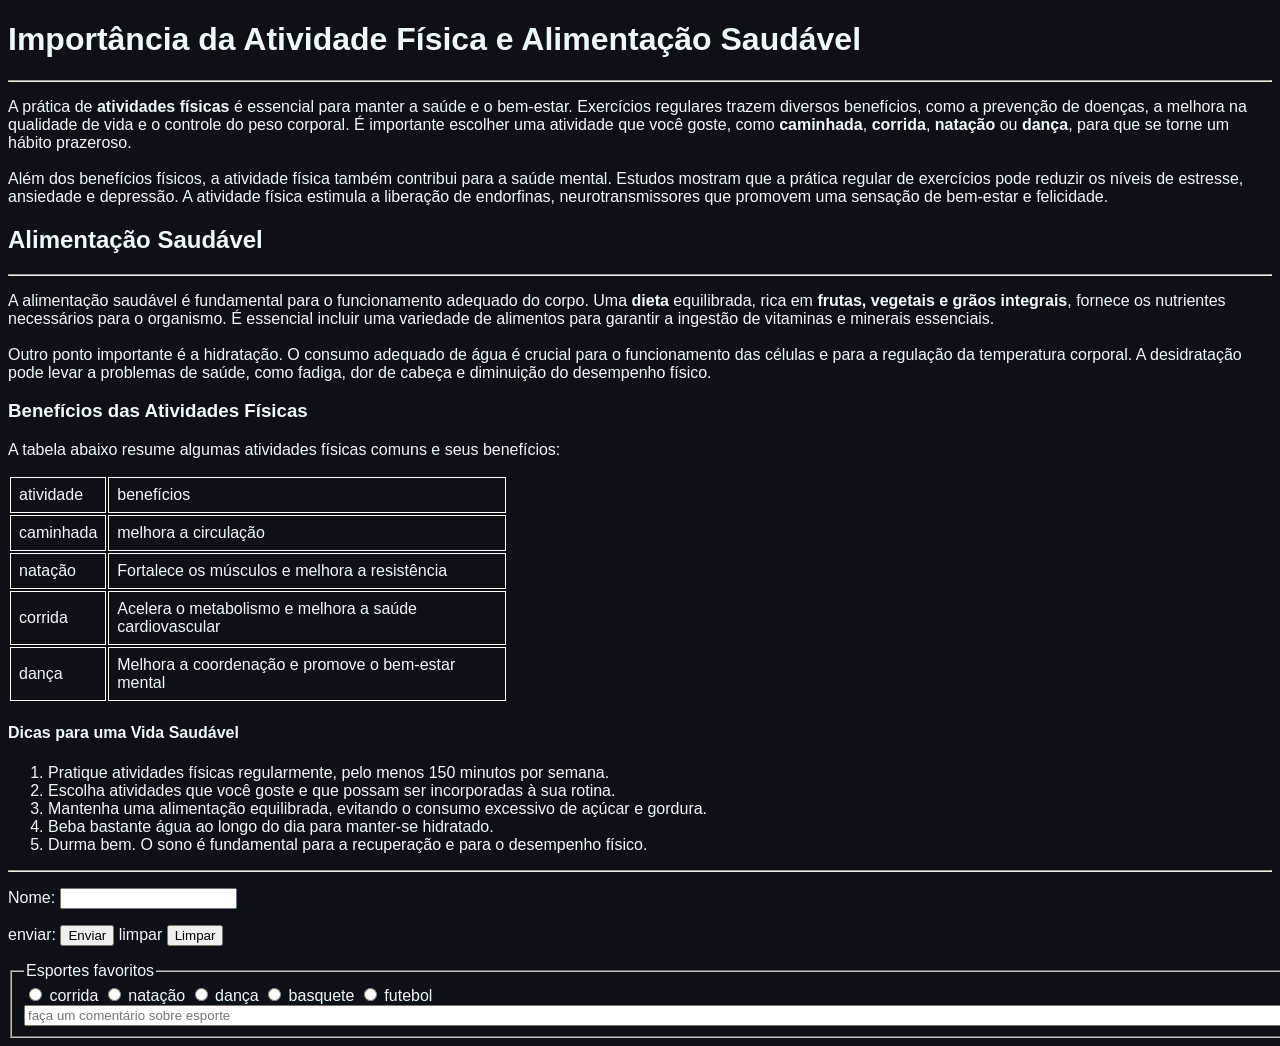
<file: PW 1 SEMESTRE/L4 PW/index.html>
<!DOCTYPE html>
<html lang="pt-br">
<head>
    <meta charset="UTF-8">
    <meta name="viewport" content="width=device-width, initial-scale=1.0">
    <title>L4</title>
    <style>
        body{
            background-color: #0D1117;
            font-family: 'Segoe UI', Tahoma, Geneva, Verdana, sans-serif;
            color: aliceblue;
        }
td{
    border: 1px solid white;
    padding: 8px;
}
table{
    width: 500px;
   
}


    </style>
</head>
<!-- table = tabela
    tr = table row  = linha de tabela
    TD =table data = dado da tabela  
        table header = cabeçalho
    -->
<body>
<h1>Importância da Atividade Física e Alimentação Saudável</h1> <hr>
<p>A prática de <strong>atividades físicas</strong> é essencial para manter a saúde e o bem-estar. Exercícios regulares trazem diversos benefícios, como a prevenção de doenças, a melhora na qualidade de vida e o controle do peso corporal. É importante escolher uma atividade que você goste, como <strong>caminhada</strong>,<strong> corrida</strong>, <strong>natação</strong> ou <strong>dança</strong>, para que se torne um hábito prazeroso.
    <br> <br>

    Além dos benefícios físicos, a atividade física também contribui para a saúde mental. Estudos mostram que a prática regular de exercícios pode reduzir os níveis de estresse, ansiedade e depressão. A atividade física estimula a liberação de endorfinas, neurotransmissores que promovem uma sensação de bem-estar e felicidade.</p>

    <h2> Alimentação Saudável </h2><hr>
    
    <p>A alimentação saudável é fundamental para o funcionamento adequado do corpo. Uma <strong>dieta</strong> equilibrada, rica em <strong>frutas, vegetais e grãos integrais</strong>, fornece os nutrientes necessários para o organismo. É essencial incluir uma variedade de alimentos para garantir a ingestão de vitaminas e minerais essenciais.
        <br><br>

        Outro ponto importante é a hidratação. O consumo adequado de água é crucial para o funcionamento das células e para a regulação da temperatura corporal. A desidratação pode levar a problemas de saúde, como fadiga, dor de cabeça e diminuição do desempenho físico.</p>

        <h3> Benefícios das Atividades Físicas  </h3>
        <p> A tabela abaixo resume algumas atividades físicas comuns e seus benefícios:</p>


      <table>

        <tr>
            <td> atividade</td>
            <td> benefícios</td>
        </tr>

        <tr>
            <td> caminhada</td>
            <td> melhora a circulação</td>
        </tr>

        <tr>
            <td>natação</td>
            <td> Fortalece os músculos e melhora a resistência </td>
            
        </tr>

        <tr>
            <td> corrida</td>
            <td>Acelera o metabolismo e melhora a saúde cardiovascular</td>
        </tr>

        <tr>
            <td> dança</td>
            <td> Melhora a coordenação e promove o bem-estar mental</td>
        </tr>
      </table>

      <h4>
        Dicas para uma Vida Saudável </h4>

        <ol>
            <li>Pratique atividades físicas regularmente, pelo menos 150 minutos por semana.</li>
            <li>Escolha atividades que você goste e que possam ser incorporadas à sua rotina. </li>
            <li>Mantenha uma alimentação equilibrada, evitando o consumo excessivo de açúcar e gordura. </li>
            <li> Beba bastante água ao longo do dia para manter-se hidratado.</li>
            <li> Durma bem. O sono é fundamental para a recuperação e para o desempenho físico.</li>
            
        </ol>
<hr>

<form action="resposta.php" method="post" autocomplete="off" >
<p> <label for="Inome">Nome:</label> 
    <input type="text" name="Nome" id="Inome" required>
</p>

<p>
    enviar: <input type="submit" value="Enviar">
    limpar <input type="reset" value="Limpar">
</p>
<fieldset>
    <legend> Esportes favoritos</legend>
    <input type="radio" name="esporte" id="icorrida">
    <label for="icorrida"> corrida </label>
    <input type="radio" name="esporte" id="inatação">
    <label for="inatação"> natação</label>
    <input type="radio" name="esporte" id="idança">
    <label for="idança"> dança</label>
    <input type="radio" name="esporte" id="ibasquete">
    <label for="ibasquete"> basquete</label>
    <input type="radio" name="esporte" id="ifutebol">
    <label for="ifutebol"> futebol</label>

    <input type="text" name="comentário" id="icomentário" placeholder="faça um comentário sobre esporte" required minlength="250" size="200">

    
</fieldset>


</form>

    
    
</body>
</html>
</file>
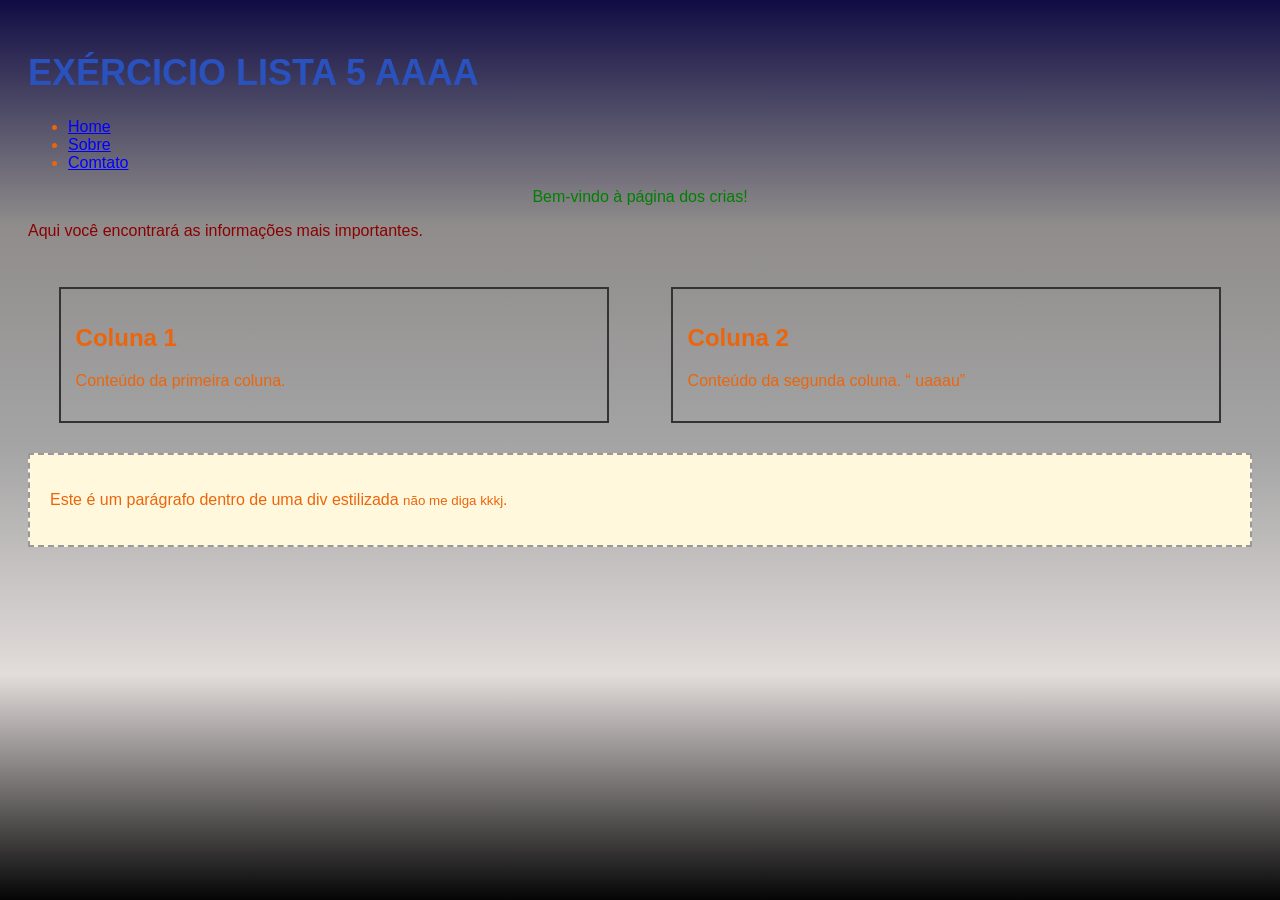
<file: PW 1 SEMESTRE/L5 PW/index.html>
<!DOCTYPE html>
<html lang="pt-BR">
<head>
  <meta charset="UTF-8" />
  <meta name="viewport" content="width=device-width, initial-scale=1.0" />
<link rel="stylesheet" href="style.css">
  <title>L5PW</title>


</head>
<body>

  <!-- Exercício 1 -->
  <h1>EXÉRCICIO LISTA 5 AAAA</h1>

  <!-- Exercício 2 -->
  <ul>
    <li><a href="#">Home</a></li>
    <li><a href="#">Sobre</a></li>
    <li><a href="#">Comtato</a></li>
  </ul>

  <!-- Exercício 3 -->
  <p class="intro">Bem-vindo à página dos crias!</p>
  <p class="descricao">Aqui você encontrará as informações mais importantes.</p>

  <!-- Exercício 4 -->
  <div class="coluna">
    <h2>Coluna 1</h2>
    <p>Conteúdo da primeira coluna.</p>
  </div>
  <div class="coluna">
    <h2>Coluna 2</h2>
    <p>Conteúdo da segunda coluna. <q> uaaau</q></p>
  </div>

  <!-- Exercício 5 -->
  <div class="caixa">
    <p>Este é um parágrafo dentro de uma div estilizada <small> não me diga kkkj</small>.</p>
  </div>

</body>
</html>
</file>
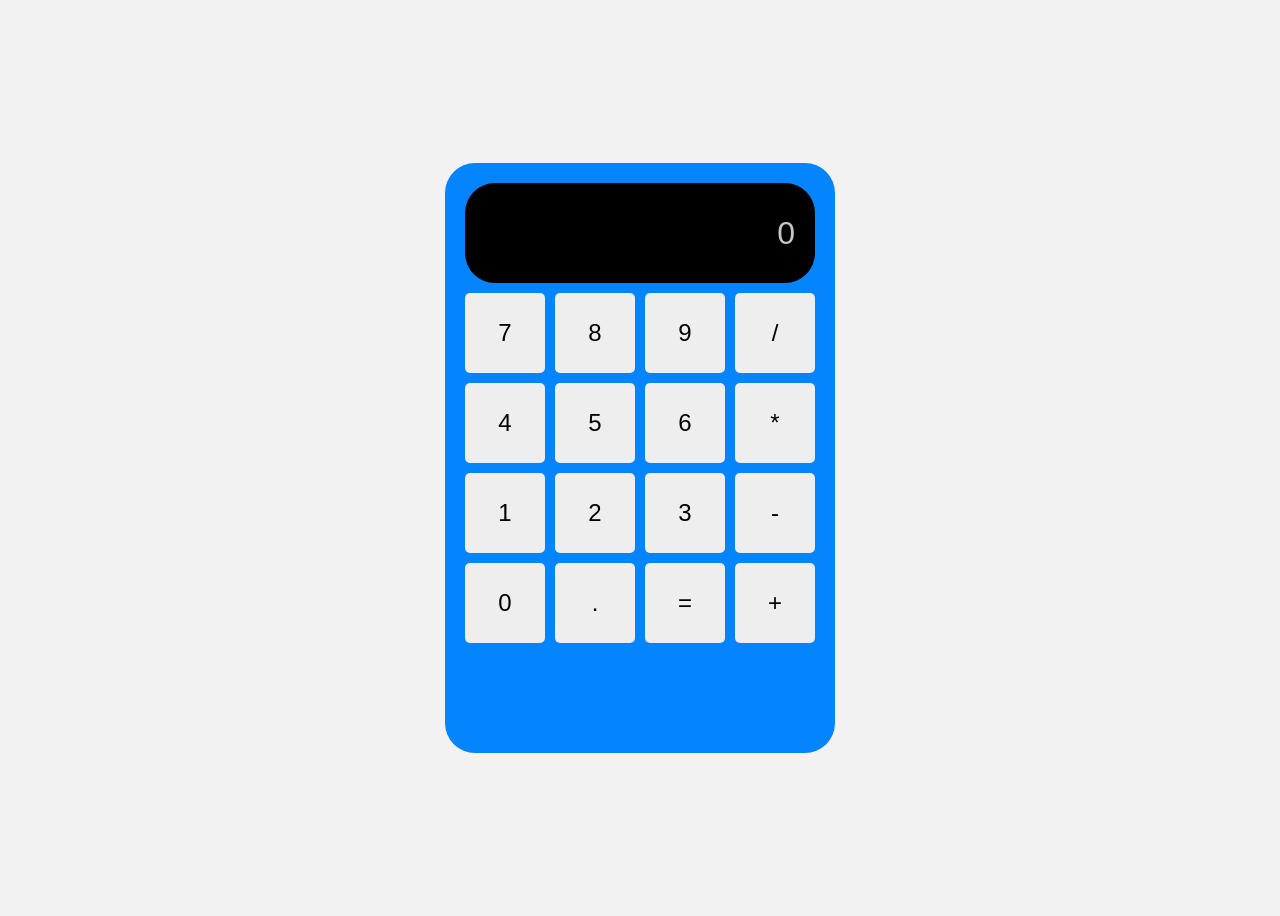
<file: PW 1 SEMESTRE/PW L9/L9/CALCULADORA/index.html>
<!DOCTYPE html>
<html lang="pt-BR">
<head>
  <meta charset="UTF-8" />
  <meta name="viewport" content="width=device-width, initial-scale=1.0" />
  <title>Calculadora Clone</title>
  <link rel="stylesheet" href="style.css" />
</head>
<body>
  <div class="calculadora">
    <div class="disprei">0</div>
    <button>7</button>
    <button>8</button>
    <button>9</button>
    <button>/</button>
    <button>4</button>
    <button>5</button>
    <button>6</button>
    <button>*</button>
    <button>1</button>
    <button>2</button>
    <button>3</button>
    <button>-</button>
    <button>0</button>
    <button>.</button>
    <button>=</button>
    <button>+</button>
  </div>
</body>
</html>
</file>
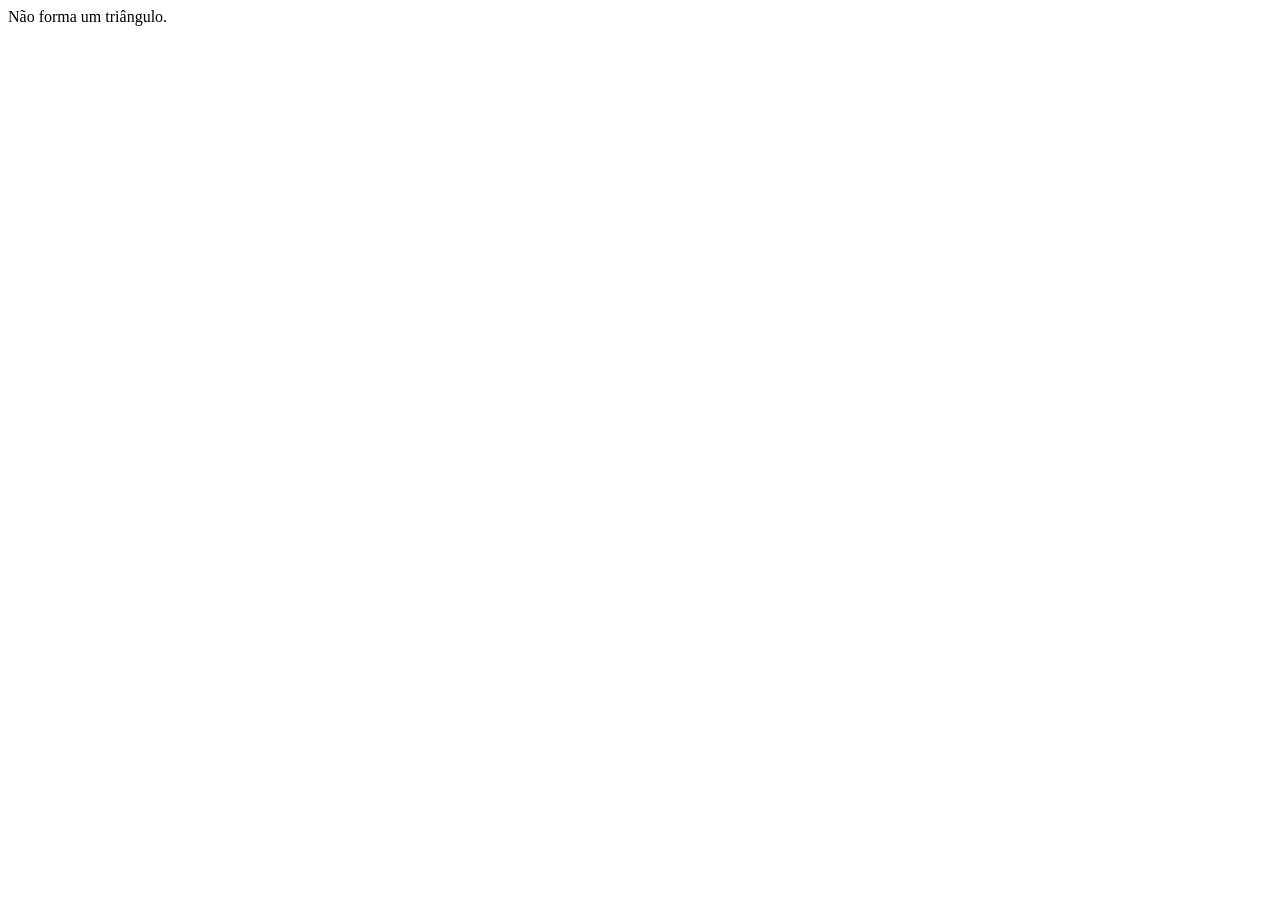
<file: PW 1 SEMESTRE/L11 PW/NIVEL DIFICIL/EXER10.HTML>
<!DOCTYPE html>
<html lang="en">
<head>
    <meta charset="UTF-8">
    <meta name="viewport" content="width=device-width, initial-scale=1.0">
    <title>Document</title>
</head>
<body>
    
</body>

<SCRIPT>
    var a = parseFloat(prompt("Lado A DO TRINAGULO:"));
var b = parseFloat(prompt("Lado B:"));
var c = parseFloat(prompt("Lado C:"));
if (a + b > c && a + c > b && b + c > a) {
  document.write("Forma um triângulo.<br><br>");
} else {
  document.write("Não forma um triângulo.<br><br>");
}
</SCRIPT>
</html>
</file>
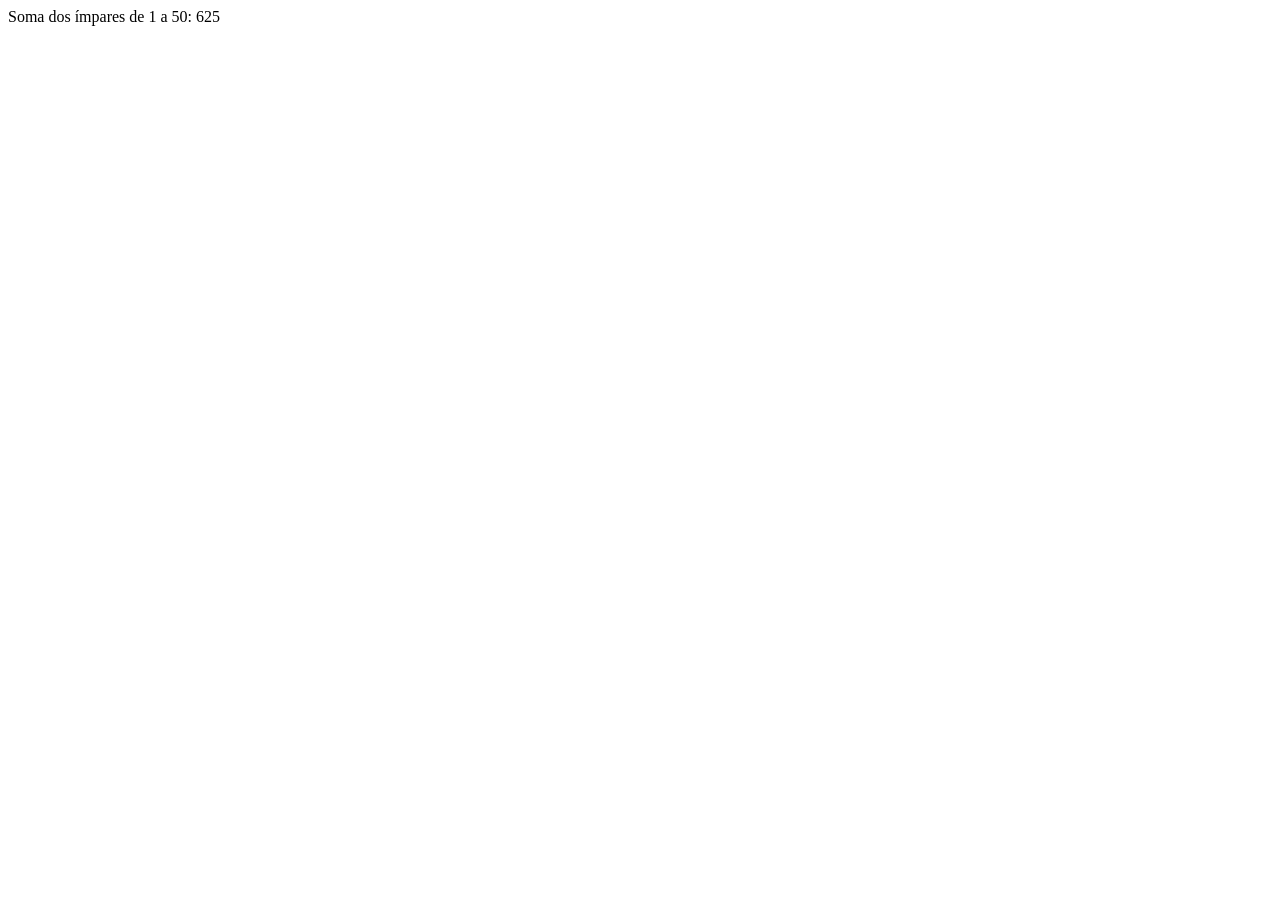
<file: PW 1 SEMESTRE/L11 PW/NIVEL DIFICIL/EXER13.HTML>
<!DOCTYPE html>
<html lang="en">
<head>
    <meta charset="UTF-8">
    <meta name="viewport" content="width=device-width, initial-scale=1.0">
    <title>Document</title>
</head>
<body>
    
</body>

<SCRIPT>
    var soma = 0;
for (var i = 1; i <= 50; i += 2) {
  soma += i;
}
document.write("Soma dos ímpares de 1 a 50: " + soma + "<br><br>");
</SCRIPT>
</html>
</file>
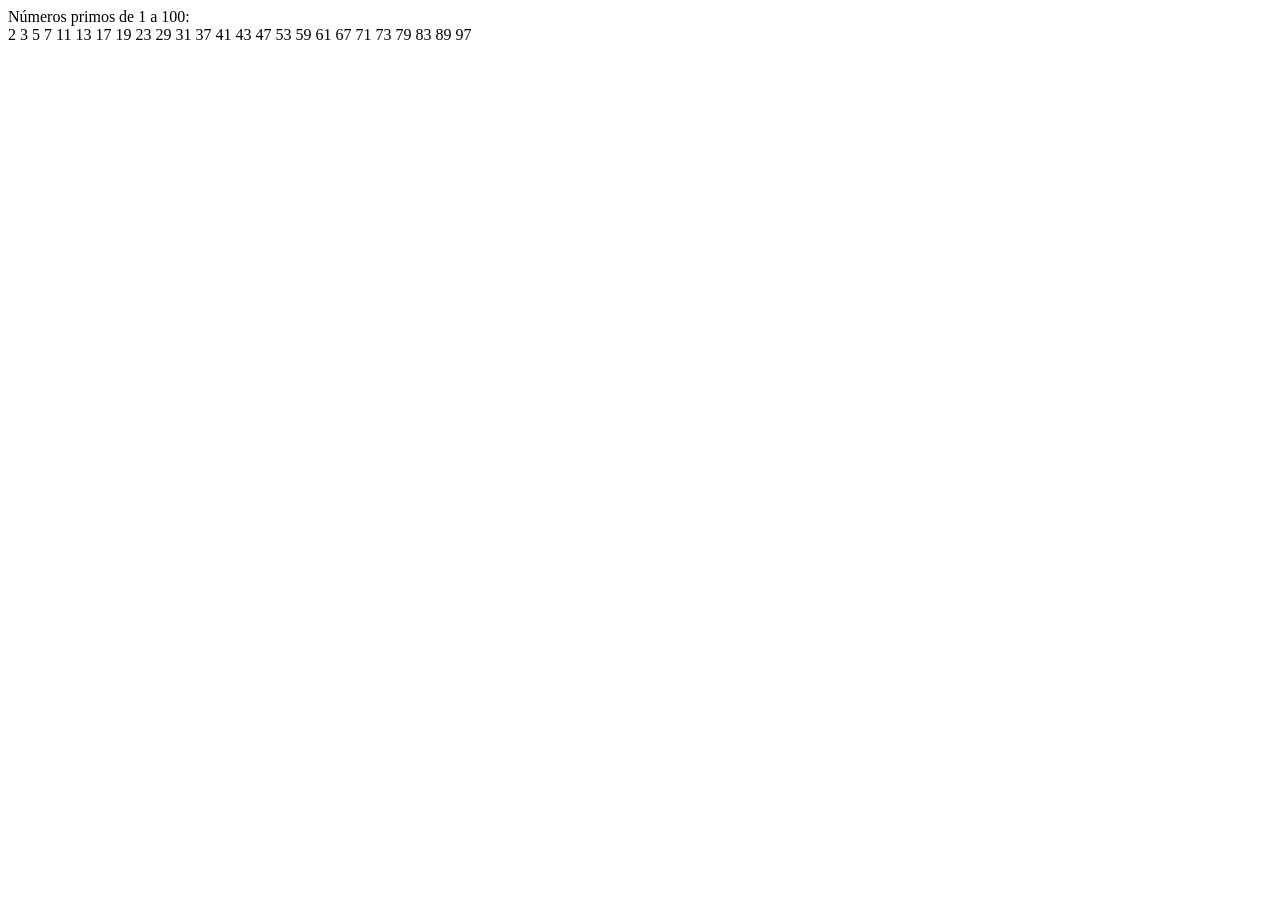
<file: PW 1 SEMESTRE/L11 PW/NIVEL DIFICIL/EXER14.HTML>
<!DOCTYPE html>
<html lang="en">
<head>
    <meta charset="UTF-8">
    <meta name="viewport" content="width=device-width, initial-scale=1.0">
    <title>Document</title>
</head>
<body>
    
</body>

<SCRIPT>

var primos = "";
for (var i = 2; i <= 100; i++) {
  var ehPrimo = true;
  for (var j = 2; j <= Math.sqrt(i); j++) {
    if (i % j === 0) {
      ehPrimo = false;
      break;
    }
  }
  if (ehPrimo) primos += i + " ";
}
document.write("Números primos de 1 a 100:<br>" + primos + "<br><br>");
</SCRIPT>
</html>
</file>
<file: PW 1 SEMESTRE/L5 PW/style.css>
body{
    background-image: linear-gradient(to top, #050505, #e2dcda, #a5a5a5, #8f8c8b, #100c44 );
    background-attachment: fixed;
font-family: 'Segoe UI', Tahoma, Geneva, Verdana, sans-serif;
color: rgb(235, 101, 12);
padding: 20px;


}

  /* Título principal */
  h1 {
    color: #2a52be;
    font-size: 36px;
  }

  /* Links */
  a:link {
    color: blue;
  }

  a:hover {
    color: orange;
  }

  a:visited {
    color: purple;
  }

  /* Parágrafos com classes */
  .intro {
    color: green;
    text-align: center;
  }

  .descricao {
    color: darkred;
    text-align: justify;
  }

  /* Duas colunas */
  .coluna {
    width: 45%;
    float: left;
    margin: 2.5%;
    padding: 15px;
    border: 2px solid #333;
    box-sizing: border-box;
  }

  /* Caixa com margem e padding */
  .caixa {
    clear: both;
    margin: 30px 0;
    padding: 20px;
    border: 2px dashed #999;
    background-color: #fff8dc;
  }
</file>
<file: PW 1 SEMESTRE/PW L9/L9/CALCULADORA/style.css>
body {
  display: flex;
  justify-content: center;
  align-items: center;
  height: 100vh;
  background: #f2f2f2;
  font-family: sans-serif;
}

.calculadora {
  display: grid;
  grid-template-columns: repeat(4, 80px);
  grid-template-rows: minmax(100px, auto) repeat(5, 80px);
  gap: 10px;
  background: #0585fd;
  padding: 20px;
  border-radius: 30px;
}

.disprei {
  grid-column: 1 / -1;
  background: black;
  color: rgb(193, 201, 193);
  font-size: 2rem;
  display: flex;
  justify-content: flex-end;
  align-items: center;
  padding: 20px;
  border-radius: 30px;
}

button {
  font-size: 1.5rem;
  background: #eee;
  border: none;
  border-radius: 5px;
  cursor: pointer;
  transition: background 0.3s;
}

button:hover {
  background: #ccc;
}
</file>
